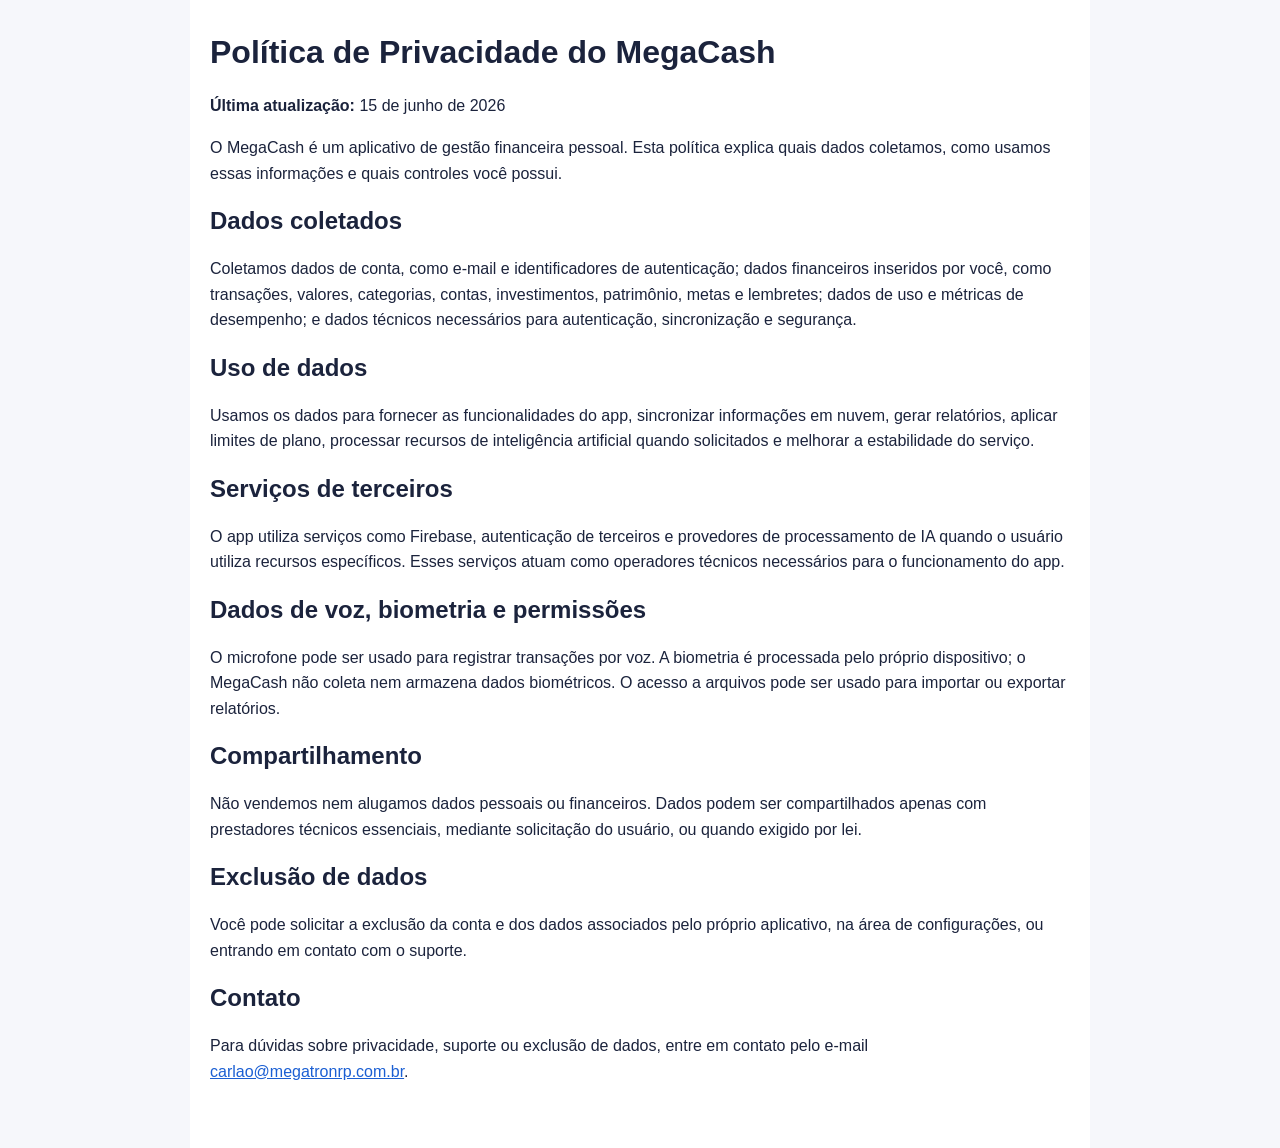
<file: app/privacy.html>
<!doctype html>
<html lang="pt-BR">
<head>
  <meta charset="utf-8">
  <meta name="viewport" content="width=device-width, initial-scale=1">
  <title>Política de Privacidade - MegaCash</title>
  <style>
    body { font-family: -apple-system, BlinkMacSystemFont, "Segoe UI", sans-serif; line-height: 1.6; margin: 0; color: #1b233c; background: #f6f7fb; }
    main { max-width: 860px; margin: 0 auto; padding: 32px 20px 48px; background: #fff; min-height: 100vh; }
    h1, h2 { line-height: 1.25; }
    h1 { margin-top: 0; }
    a { color: #1b5fd3; }
  </style>
</head>
<body>
  <main>
    <h1>Política de Privacidade do MegaCash</h1>
    <p><strong>Última atualização:</strong> 15 de junho de 2026</p>
    <p>O MegaCash é um aplicativo de gestão financeira pessoal. Esta política explica quais dados coletamos, como usamos essas informações e quais controles você possui.</p>

    <h2>Dados coletados</h2>
    <p>Coletamos dados de conta, como e-mail e identificadores de autenticação; dados financeiros inseridos por você, como transações, valores, categorias, contas, investimentos, patrimônio, metas e lembretes; dados de uso e métricas de desempenho; e dados técnicos necessários para autenticação, sincronização e segurança.</p>

    <h2>Uso de dados</h2>
    <p>Usamos os dados para fornecer as funcionalidades do app, sincronizar informações em nuvem, gerar relatórios, aplicar limites de plano, processar recursos de inteligência artificial quando solicitados e melhorar a estabilidade do serviço.</p>

    <h2>Serviços de terceiros</h2>
    <p>O app utiliza serviços como Firebase, autenticação de terceiros e provedores de processamento de IA quando o usuário utiliza recursos específicos. Esses serviços atuam como operadores técnicos necessários para o funcionamento do app.</p>

    <h2>Dados de voz, biometria e permissões</h2>
    <p>O microfone pode ser usado para registrar transações por voz. A biometria é processada pelo próprio dispositivo; o MegaCash não coleta nem armazena dados biométricos. O acesso a arquivos pode ser usado para importar ou exportar relatórios.</p>

    <h2>Compartilhamento</h2>
    <p>Não vendemos nem alugamos dados pessoais ou financeiros. Dados podem ser compartilhados apenas com prestadores técnicos essenciais, mediante solicitação do usuário, ou quando exigido por lei.</p>

    <h2>Exclusão de dados</h2>
    <p>Você pode solicitar a exclusão da conta e dos dados associados pelo próprio aplicativo, na área de configurações, ou entrando em contato com o suporte.</p>

    <h2>Contato</h2>
    <p>Para dúvidas sobre privacidade, suporte ou exclusão de dados, entre em contato pelo e-mail <a href="mailto:carlao@megatronrp.com.br">carlao@megatronrp.com.br</a>.</p>
  </main>
</body>
</html>
</file>
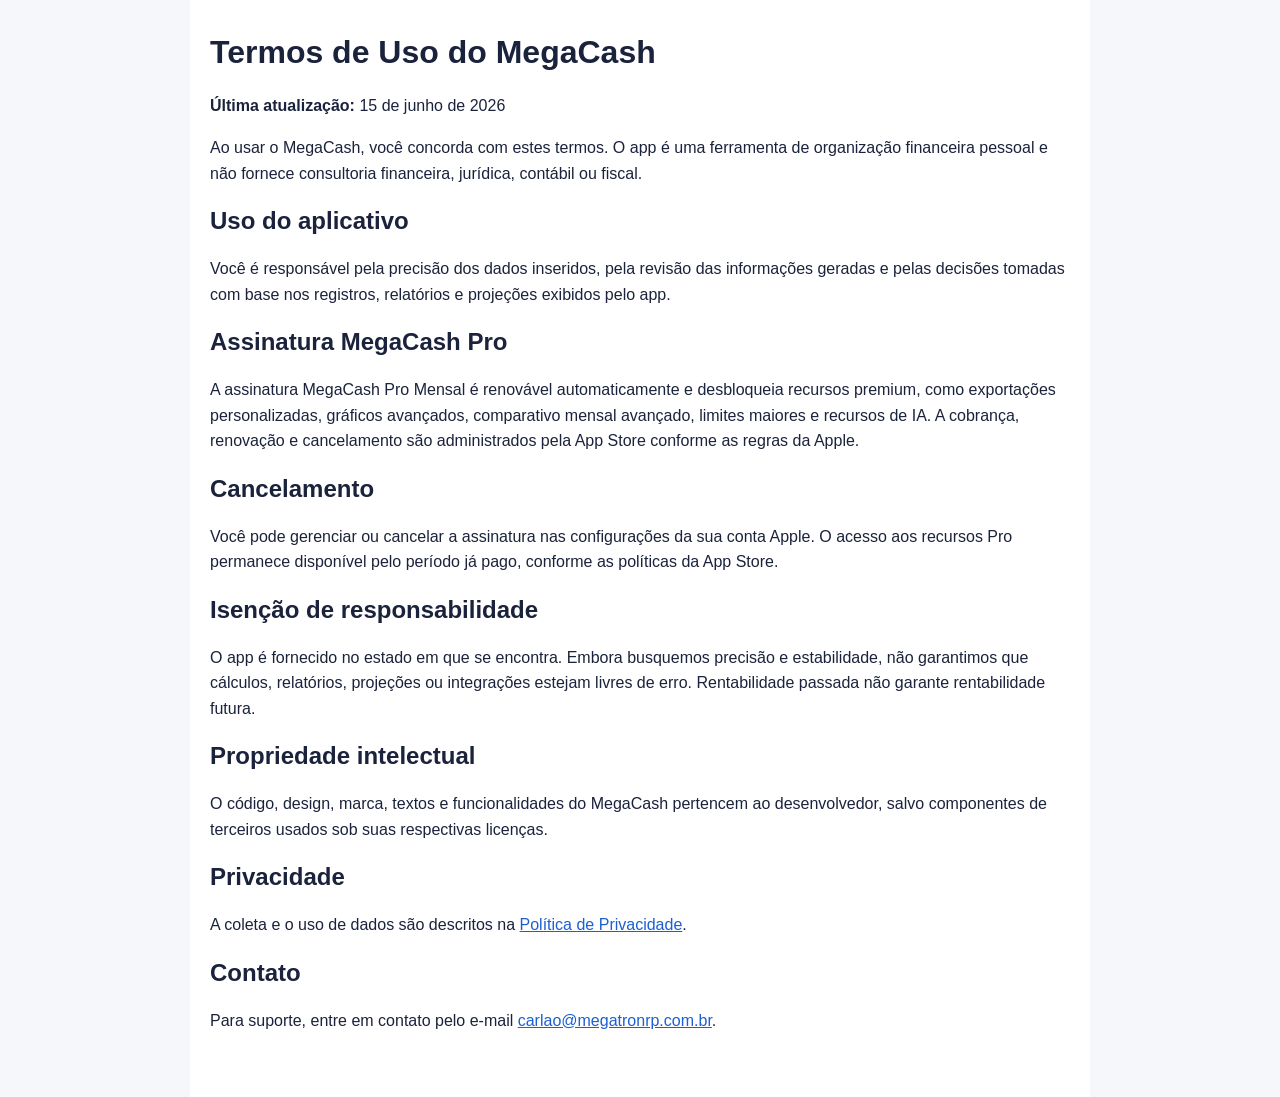
<file: app/terms.html>
<!doctype html>
<html lang="pt-BR">
<head>
  <meta charset="utf-8">
  <meta name="viewport" content="width=device-width, initial-scale=1">
  <title>Termos de Uso - MegaCash</title>
  <style>
    body { font-family: -apple-system, BlinkMacSystemFont, "Segoe UI", sans-serif; line-height: 1.6; margin: 0; color: #1b233c; background: #f6f7fb; }
    main { max-width: 860px; margin: 0 auto; padding: 32px 20px 48px; background: #fff; min-height: 100vh; }
    h1, h2 { line-height: 1.25; }
    h1 { margin-top: 0; }
    a { color: #1b5fd3; }
  </style>
</head>
<body>
  <main>
    <h1>Termos de Uso do MegaCash</h1>
    <p><strong>Última atualização:</strong> 15 de junho de 2026</p>
    <p>Ao usar o MegaCash, você concorda com estes termos. O app é uma ferramenta de organização financeira pessoal e não fornece consultoria financeira, jurídica, contábil ou fiscal.</p>

    <h2>Uso do aplicativo</h2>
    <p>Você é responsável pela precisão dos dados inseridos, pela revisão das informações geradas e pelas decisões tomadas com base nos registros, relatórios e projeções exibidos pelo app.</p>

    <h2>Assinatura MegaCash Pro</h2>
    <p>A assinatura MegaCash Pro Mensal é renovável automaticamente e desbloqueia recursos premium, como exportações personalizadas, gráficos avançados, comparativo mensal avançado, limites maiores e recursos de IA. A cobrança, renovação e cancelamento são administrados pela App Store conforme as regras da Apple.</p>

    <h2>Cancelamento</h2>
    <p>Você pode gerenciar ou cancelar a assinatura nas configurações da sua conta Apple. O acesso aos recursos Pro permanece disponível pelo período já pago, conforme as políticas da App Store.</p>

    <h2>Isenção de responsabilidade</h2>
    <p>O app é fornecido no estado em que se encontra. Embora busquemos precisão e estabilidade, não garantimos que cálculos, relatórios, projeções ou integrações estejam livres de erro. Rentabilidade passada não garante rentabilidade futura.</p>

    <h2>Propriedade intelectual</h2>
    <p>O código, design, marca, textos e funcionalidades do MegaCash pertencem ao desenvolvedor, salvo componentes de terceiros usados sob suas respectivas licenças.</p>

    <h2>Privacidade</h2>
    <p>A coleta e o uso de dados são descritos na <a href="/privacy.html">Política de Privacidade</a>.</p>

    <h2>Contato</h2>
    <p>Para suporte, entre em contato pelo e-mail <a href="mailto:carlao@megatronrp.com.br">carlao@megatronrp.com.br</a>.</p>
  </main>
</body>
</html>
</file>
